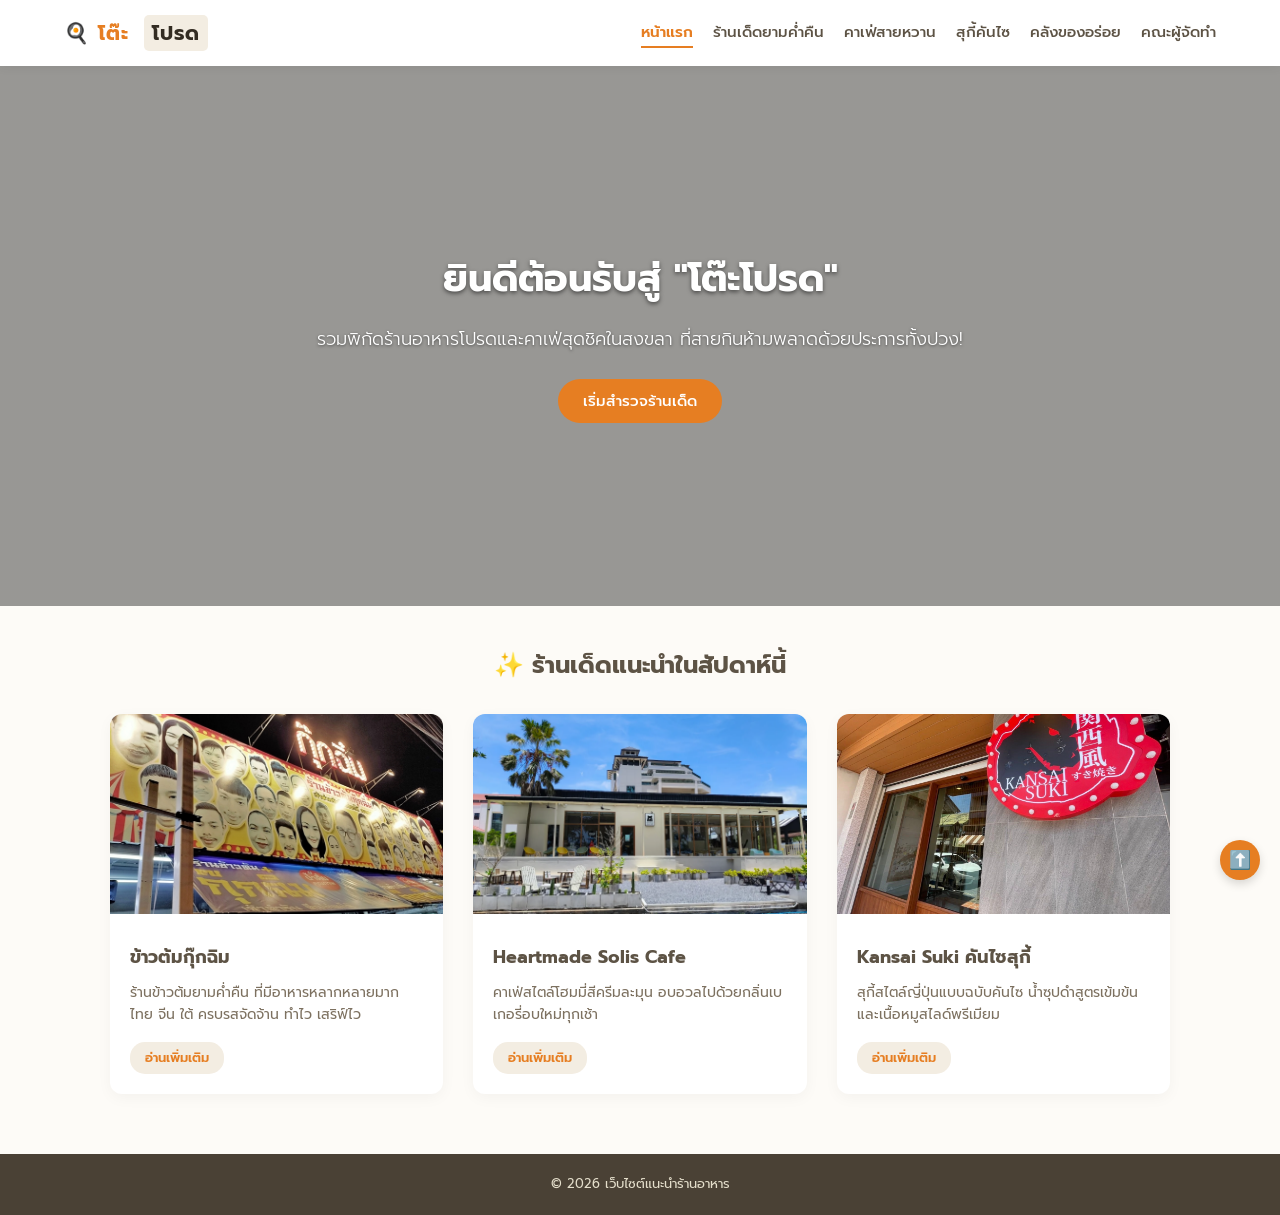
<file: index.html>
<!DOCTYPE html>
<html lang="th">
<head>
    <meta charset="UTF-8">
    <meta name="viewport" content="width=device-width, initial-scale=1.0">
    <title>หน้าแรก - โต๊ะโปรด</title>
    <link rel="stylesheet" href="style.css">
    <link rel="icon" href="https://fav.farm/🍳" />

</head>
<body>

    <a href="#" class="back-to-top">⬆️</a>

    <nav class="navbar">
        <a href="index.html" class="logo-link">
            <div class="logo">🍳 โต๊ะ<span>โปรด</span></div>
        </a>
        <ul class="nav-links">
            <li><a href="index.html" class="active">หน้าแรก</a></li>
            <li><a href="restaurant1.html">ร้านเด็ดยามค่ำคืน</a></li>
            <li><a href="restaurant2.html">คาเฟ่สายหวาน</a></li>
            <li><a href="restaurant3.html">สุกี้คันไซ</a></li>
            <li><a href="gallery.html">คลังของอร่อย</a></li>
            <li><a href="contact.html">คณะผู้จัดทำ</a></li>
        </ul>
    </nav>

    <header class="hero-section">
        <div class="hero-content">
            <h1>ยินดีต้อนรับสู่ "โต๊ะโปรด"</h1>
            <p>รวมพิกัดร้านอาหารโปรดและคาเฟ่สุดชิคในสงขลา ที่สายกินห้ามพลาดด้วยประการทั้งปวง!</p>
            <a href="restaurant1.html" class="btn">เริ่มสำรวจร้านเด็ด</a>
        </div>
    </header>

    <main class="container">
        <h2 class="section-title">✨ ร้านเด็ดแนะนำในสัปดาห์นี้</h2>
        <div class="featured-grid">
            
            <div class="restaurant-card">
                <img src="gusem.jpg" alt="ข้าวต้มกุ๊กฉิม">
                <div class="card-body">
                    <h3>ข้าวต้มกุ๊กฉิม</h3>
                    <p>ร้านข้าวต้มยามค่ำคืน ที่มีอาหารหลากหลายมาก ไทย จีน ใต้ ครบรสจัดจ้าน ทำไว เสริฟ์ไว</p>
                    <a href="restaurant1.html" class="btn-sm">อ่านเพิ่มเติม</a>
                </div>
            </div>

            <div class="restaurant-card">
                <img src="soliscafe.webp" alt="Heartmade Solis Cafe">
                <div class="card-body">
                    <h3>Heartmade Solis Cafe</h3>
                    <p>คาเฟ่สไตล์โฮมมี่สีครีมละมุน อบอวลไปด้วยกลิ่นเบเกอรี่อบใหม่ทุกเช้า</p>
                    <a href="restaurant2.html" class="btn-sm">อ่านเพิ่มเติม</a>
                </div>
            </div>

            <div class="restaurant-card">
                <img src="Kansai.png" alt="สุกี้คันไซ">
                <div class="card-body">
                    <h3>Kansai Suki คันไซสุกี้</h3>
                    <p>สุกี้สไตล์ญี่ปุ่นแบบฉบับคันไซ น้ำซุปดำสูตรเข้มข้น และเนื้อหมูสไลด์พรีเมียม</p>
                    <a href="restaurant3.html" class="btn-sm">อ่านเพิ่มเติม</a>
                </div>
            </div>

        </div>
    </main>

    <footer>
        <p>© 2026 เว็บไซต์แนะนำร้านอาหาร</p>
    </footer>

</body>
</html>
</file>
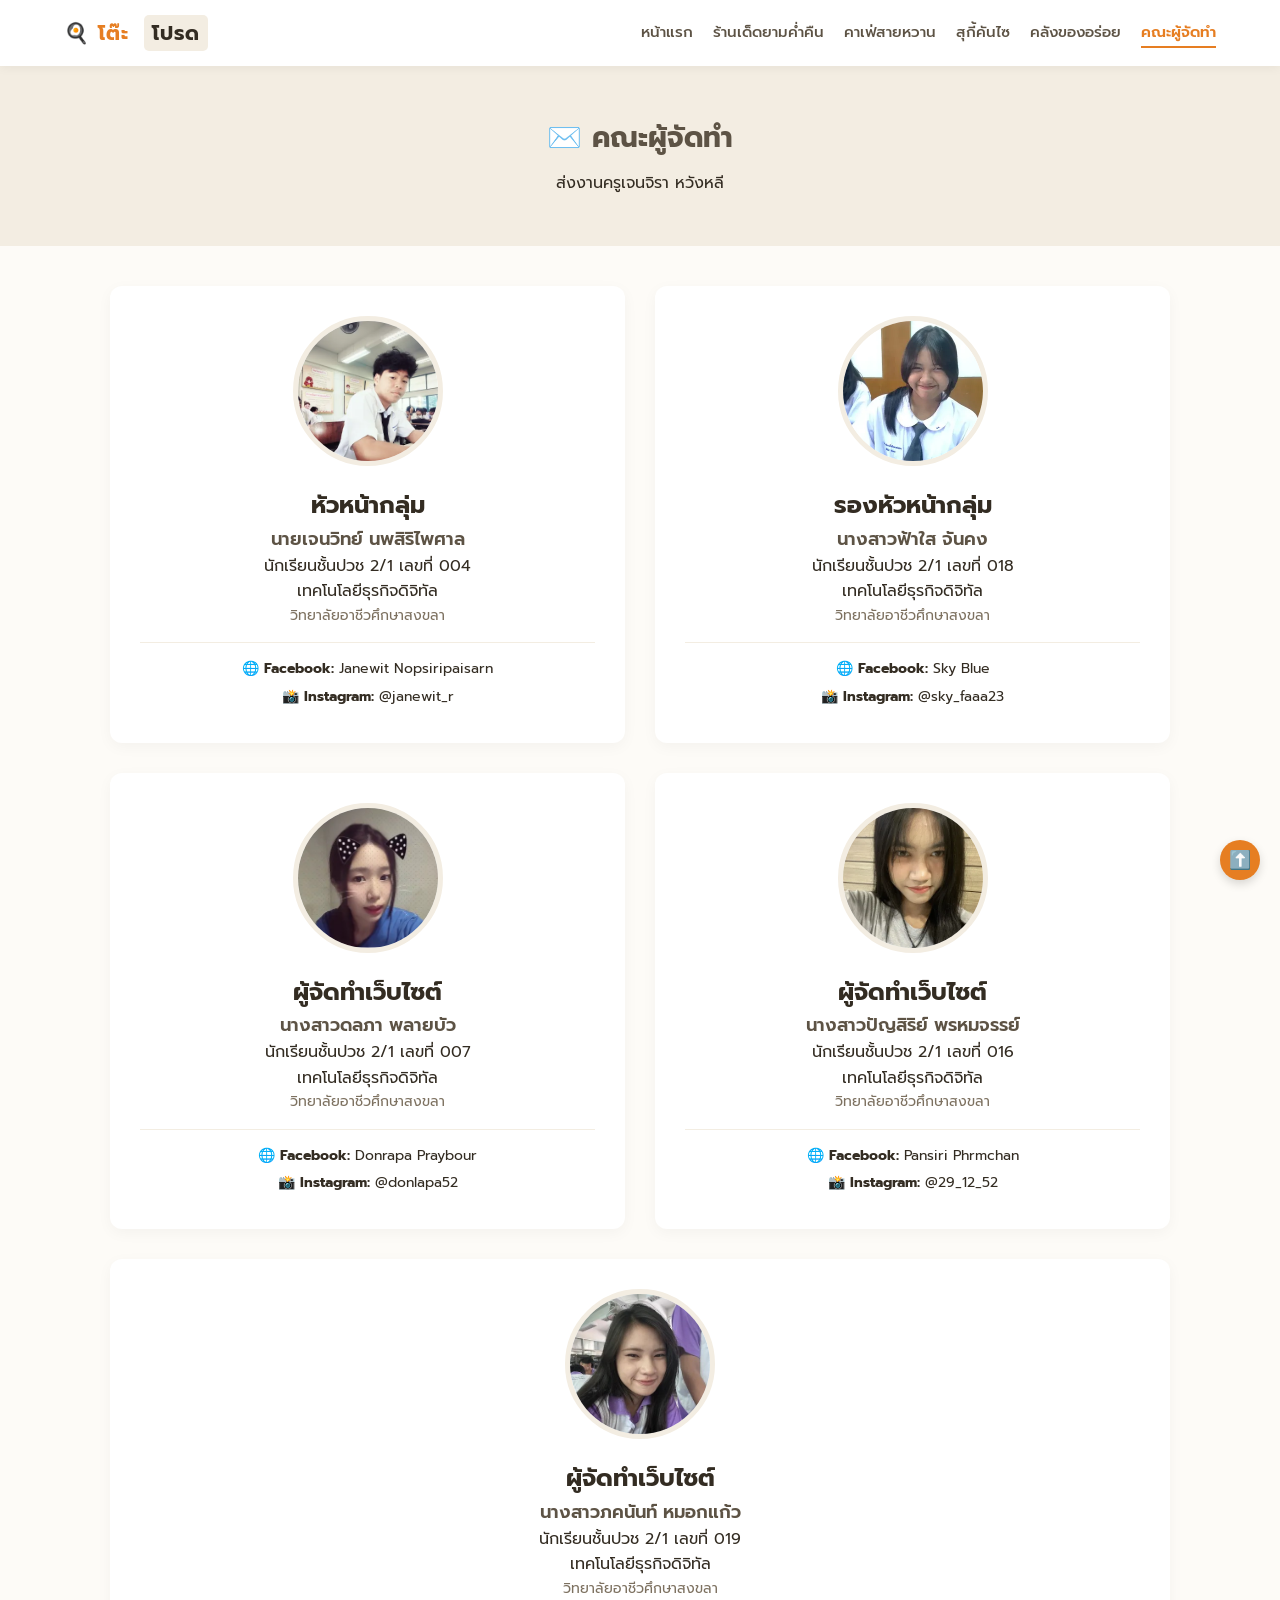
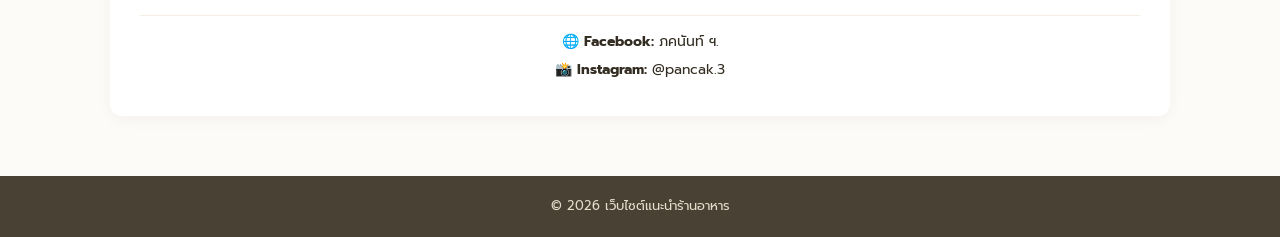
<file: contact.html>
<!DOCTYPE html>
<html lang="th">
<head>
    <meta charset="UTF-8">
    <meta name="viewport" content="width=device-width, initial-scale=1.0">
    <title>ติดต่อเรา - โต๊ะโปรด</title>
    <link rel="stylesheet" href="style.css">
    <link rel="icon" href="https://fav.farm/🍳" />

</head>
<body>

    <a href="#" class="back-to-top">⬆️</a>
    
    <nav class="navbar">
        <a href="index.html" class="logo-link">
            <div class="logo">🍳 โต๊ะ<span>โปรด</span></div>
        </a>
        <ul class="nav-links">
            <li><a href="index.html">หน้าแรก</a></li>
            <li><a href="restaurant1.html">ร้านเด็ดยามค่ำคืน</a></li>
            <li><a href="restaurant2.html">คาเฟ่สายหวาน</a></li>
            <li><a href="restaurant3.html">สุกี้คันไซ</a></li>
            <li><a href="gallery.html">คลังของอร่อย</a></li>
            <li><a href="contact.html" class="active">คณะผู้จัดทำ</a></li>
        </ul>
    </nav>

    <header class="page-title-section">
        <h1>✉️ คณะผู้จัดทำ</h1>
        <p>ส่งงานครูเจนจิรา หวังหลี</p>
    </header>

    <main class="container contact-container">
        
        <div class="creator-info card">
            <div class="creator-avatar">
                <img src="photojane.webp" alt="ผู้จัดทำ">
            </div>
            <h2>หัวหน้ากลุ่ม</h2>
            <p class="creator-name">นายเจนวิทย์ นพสิริไพศาล</p>
            <p>นักเรียนชั้นปวช 2/1 เลขที่ 004</p>
            <p>เทคโนโลยีธุรกิจดิจิทัล</p>
            <p class="creator-school">วิทยาลัยอาชีวศึกษาสงขลา</p>
            <hr>
            <div class="social-links">
                <p>🌐 <strong>Facebook:</strong> Janewit Nopsiripaisarn</p>
                <p>📸 <strong>Instagram:</strong> @janewit_r</p>
            </div>
        </div>

        <div class="creator-info card">
            <div class="creator-avatar">
                <img src="photosky.webp" alt="ผู้จัดทำ">
            </div>
            <h2>รองหัวหน้ากลุ่ม</h2>
            <p class="creator-name">นางสาวฟ้าใส จันคง</p>
            <p>นักเรียนชั้นปวช 2/1 เลขที่ 018</p>
            <p>เทคโนโลยีธุรกิจดิจิทัล</p>
            <p class="creator-school">วิทยาลัยอาชีวศึกษาสงขลา</p>
            <hr>
            <div class="social-links">
                <p>🌐 <strong>Facebook:</strong> Sky Blue</p>
                <p>📸 <strong>Instagram:</strong> @sky_faaa23</p>
            </div>
        </div>

        <div class="creator-info card">
            <div class="creator-avatar">
                <img src="photofren.jpg" alt="ผู้จัดทำ">
            </div>
            <h2>ผู้จัดทำเว็บไซต์</h2>
            <p class="creator-name">นางสาวดลภา พลายบัว</p>
            <p>นักเรียนชั้นปวช 2/1 เลขที่ 007</p>
            <p>เทคโนโลยีธุรกิจดิจิทัล</p>
            <p class="creator-school">วิทยาลัยอาชีวศึกษาสงขลา</p>
            <hr>
            <div class="social-links">
                <p>🌐 <strong>Facebook:</strong> Donrapa Praybour</p>
                <p>📸 <strong>Instagram:</strong> @donlapa52</p>
            </div>
        </div>

        <div class="creator-info card">
            <div class="creator-avatar">
                <img src="photobrownie.webp" alt="ผู้จัดทำ">
            </div>
            <h2>ผู้จัดทำเว็บไซต์</h2>
            <p class="creator-name">นางสาวปัญสิริย์ พรหมจรรย์</p>
            <p>นักเรียนชั้นปวช 2/1 เลขที่ 016</p>
            <p>เทคโนโลยีธุรกิจดิจิทัล</p>
            <p class="creator-school">วิทยาลัยอาชีวศึกษาสงขลา</p>
            <hr>
            <div class="social-links">
                <p>🌐 <strong>Facebook:</strong> Pansiri Phrmchan</p>
                <p>📸 <strong>Instagram:</strong> @29_12_52</p>
            </div>
        </div>

        <div class="creator-info card">
            <div class="creator-avatar">
                <img src="photopan.jpg" alt="ผู้จัดทำ">
            </div>
            <h2>ผู้จัดทำเว็บไซต์</h2>
            <p class="creator-name">นางสาวภคนันท์ หมอกแก้ว</p>
            <p>นักเรียนชั้นปวช 2/1 เลขที่ 019</p>
            <p>เทคโนโลยีธุรกิจดิจิทัล</p>
            <p class="creator-school">วิทยาลัยอาชีวศึกษาสงขลา</p>
            <hr>
            <div class="social-links">
                <p>🌐 <strong>Facebook:</strong> ภคนันท์ ฯ.</p>
                <p>📸 <strong>Instagram:</strong> @pancak.3</p>
            </div>
        </div>

    </main>

    <footer>
        <p>© 2026 เว็บไซต์แนะนำร้านอาหาร</p>
    </footer>

</body>
</html>
</file>
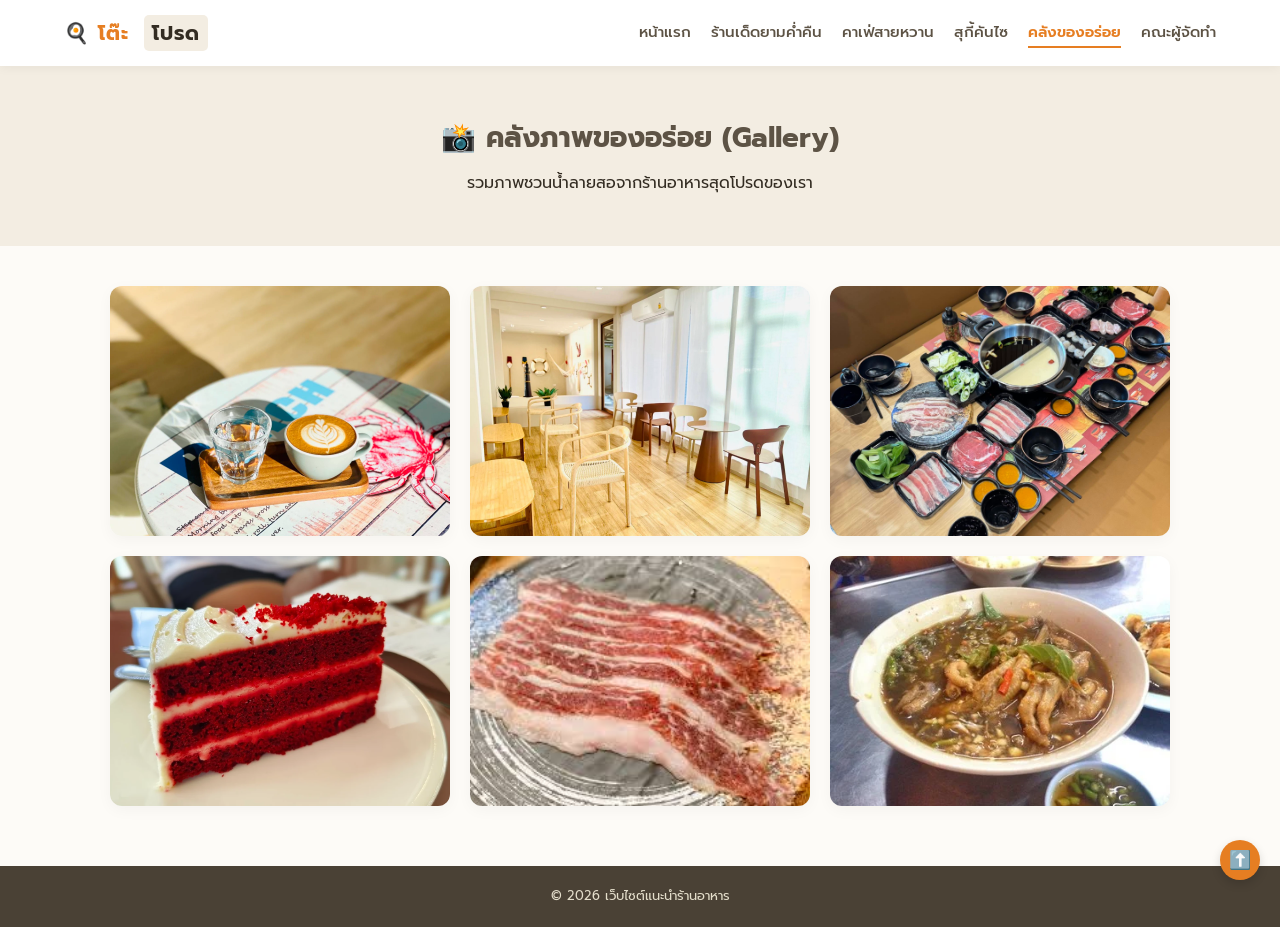
<file: gallery.html>
<!DOCTYPE html>
<html lang="th">
<head>
    <meta charset="UTF-8">
    <meta name="viewport" content="width=device-width, initial-scale=1.0">
    <title>คลังของอร่อย - โต๊ะโปรด</title>
    <link class="stylesheet" href="style.css">
    <link rel="stylesheet" href="style.css">
    <link rel="icon" href="https://fav.farm/🍳" />

</head>
<body>

    <a href="#" class="back-to-top">⬆️</a>
    
    <nav class="navbar">
        <a href="index.html" class="logo-link">
            <div class="logo">🍳 โต๊ะ<span>โปรด</span></div>
        </a>
        <ul class="nav-links">
            <li><a href="index.html">หน้าแรก</a></li>
            <li><a href="restaurant1.html">ร้านเด็ดยามค่ำคืน</a></li>
            <li><a href="restaurant2.html">คาเฟ่สายหวาน</a></li>
            <li><a href="restaurant3.html">สุกี้คันไซ</a></li>
            <li><a href="gallery.html" class="active">คลังของอร่อย</a></li>
            <li><a href="contact.html">คณะผู้จัดทำ</a></li>
        </ul>
    </nav>

    <header class="page-title-section">
        <h1>📸 คลังภาพของอร่อย (Gallery)</h1>
        <p>รวมภาพชวนน้ำลายสอจากร้านอาหารสุดโปรดของเรา</p>
    </header>

    <main class="container">
        <div class="gallery-grid">
            <div class="gallery-item card">
                <img src="cafe.webp" alt="กาแฟ">
                <div class="gallery-overlay"><span>กาแฟ</span></div>
            </div>
            <div class="gallery-item card">
                <img src="solisin.webp" alt="คาเฟ่">
                <div class="gallery-overlay"><span>บรรยากาศคาเฟ่</span></div>
            </div>
            <div class="gallery-item card">
                <img src="chabumix.jpg" alt="สุกี้">
                <div class="gallery-overlay"><span>สุกี้คันไซ</span></div>
            </div>
            <div class="gallery-item card">
                <img src="cake1.webp" alt="เค้ก">
                <div class="gallery-overlay"><span>ของทานเล่น</span></div>
            </div>
            <div class="gallery-item card">
                <img src="mu.jpg" alt="หมูสไลด์">
                <div class="gallery-overlay"><span>หมูสไลด์</span></div>
            </div>
            <div class="gallery-item card">
                <img src="suppertenkai.webp" alt="ซุปเปอร์ตีนไก่พะโล้">
                <div class="gallery-overlay"><span>ซุปเปอร์ตีนไก่พะโล้</span></div>
            </div>
        </div>
    </main>

    <footer>
        <p>© 2026 เว็บไซต์แนะนำร้านอาหาร</p>
    </footer>

</body>
</html>
</file>
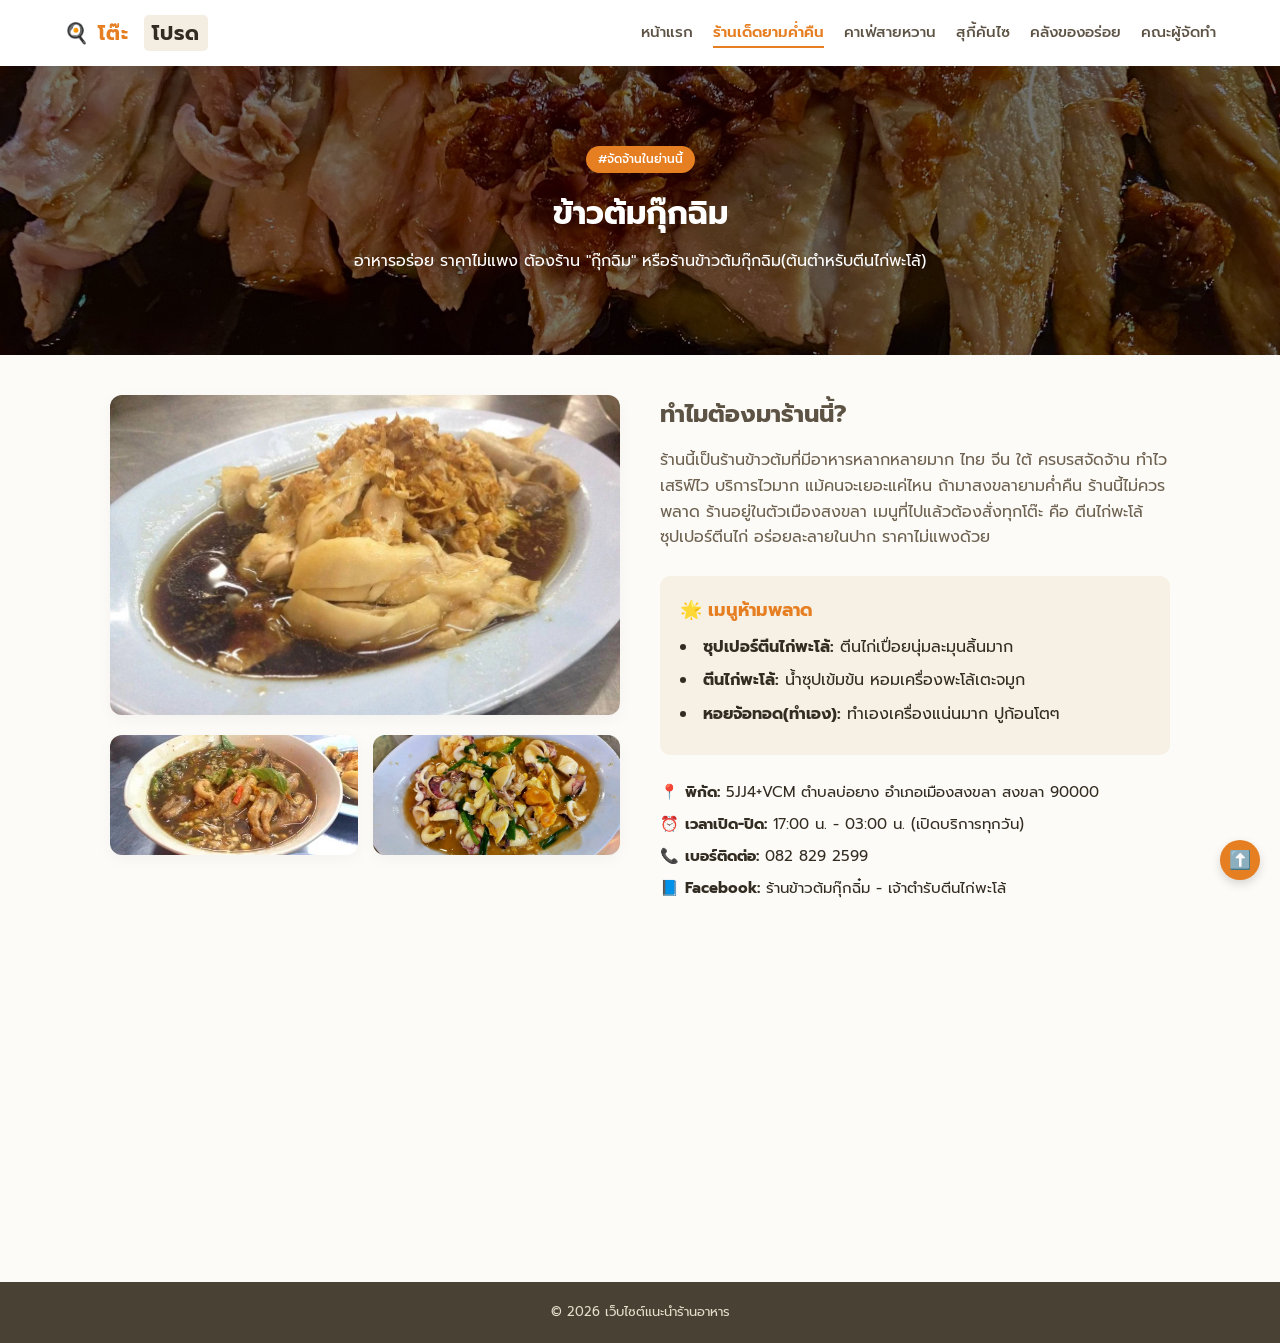
<file: restaurant1.html>
<!DOCTYPE html>
<html lang="th">
<head>
    <meta charset="UTF-8">
    <meta name="viewport" content="width=device-width, initial-scale=1.0">
    <title>ข้าวต้มกุ๊กฉิม - โต๊ะโปรด</title>
    <link rel="stylesheet" href="style.css">
    <link rel="icon" href="https://fav.farm/🍳" />

</head>
<body>

    <a href="#" class="back-to-top">⬆️</a>

    <nav class="navbar">
        <a href="index.html" class="logo-link">
            <div class="logo">🍳 โต๊ะ<span>โปรด</span></div>
        </a>
        <ul class="nav-links">
            <li><a href="index.html">หน้าแรก</a></li>
            <li><a href="restaurant1.html" class="active">ร้านเด็ดยามค่ำคืน</a></li>
            <li><a href="restaurant2.html">คาเฟ่สายหวาน</a></li>
            <li><a href="restaurant3.html">สุกี้คันไซ</a></li>
            <li><a href="gallery.html">คลังของอร่อย</a></li>
            <li><a href="contact.html">คณะผู้จัดทำ</a></li>
        </ul>
    </nav>

    <header class="restaurant-header header-savory">
        <div class="header-content">
            <span class="tag">#จัดจ้านในย่านนี้</span>
            <h1>ข้าวต้มกุ๊กฉิม</h1>
            <p>อาหารอร่อย ราคาไม่แพง ต้องร้าน "กุ๊กฉิม" หรือร้านข้าวต้มกุ๊กฉิม(ต้นตำหรับตีนไก่พะโล้)</p>
        </div>
    </header>

    <main class="container">
        <section class="restaurant-detail">
            <div class="detail-images">
                <div class="main-img card">
                    <img src="tenpad.webp" alt="ตีเป็ดพะโล้">
                </div>
                <div class="sub-images">
                    <div class="sub-img card"><img src="suppertenkai.webp" alt="ซุปเปอร์ตีนไก่"></div>
                    <div class="sub-img card"><img src="rommed.jpg" alt="ยำรวมมิตร"></div>
                </div>
            </div>

            <div class="detail-info">
                <h2>ทำไมต้องมาร้านนี้?</h2>
                <p class="review-text">
                    ร้านนี้เป็นร้านข้าวต้มที่มีอาหารหลากหลายมาก ไทย จีน ใต้ ครบรสจัดจ้าน ทำไว เสริฟ์ไว บริการไวมาก แม้คนจะเยอะแค่ไหน ถ้ามาสงขลายามค่ำคืน ร้านนี้ไม่ควรพลาด ร้านอยู่ในตัวเมืองสงขลา เมนูที่ไปแล้วต้องสั่งทุกโต๊ะ คือ ตีนไก่พะโล้ ซุปเปอร์ตีนไก่ อร่อยละลายในปาก ราคาไม่แพงด้วย
                </p>

                <div class="menu-highlight">
                    <h3>🌟 เมนูห้ามพลาด</h3>
                    <ul>
                        <li><strong>ซุปเปอร์ตีนไก่พะโล้:</strong> ตีนไก่เปื่อยนุ่มละมุนลิ้นมาก</li>
                        <li><strong>ตีนไก่พะโล้:</strong> น้ำซุปเข้มข้น หอมเครื่องพะโล้เตะจมูก</li>
                        <li><strong>หอยจ้อทอด(ทำเอง):</strong> ทำเองเครื่องแน่นมาก ปูก้อนโตๆ</li>
                    </ul>
                </div>

                <div class="meta-info">
                    <p>📍 <strong>พิกัด:</strong> 5JJ4+VCM ตำบลบ่อยาง อำเภอเมืองสงขลา สงขลา 90000</p>
                    <p>⏰ <strong>เวลาเปิด-ปิด:</strong> 17:00 น. - 03:00 น. (เปิดบริการทุกวัน)</p>
                    <p>📞 <strong>เบอร์ติดต่อ:</strong> 082 829 2599</p>
                    <p>📘 <strong>Facebook:</strong> ร้านข้าวต้มกุ๊กฉิ๋ม - เจ้าตำรับตีนไก่พะโล้</p>
                </div>
            </div>
        </section>
    </main>

    <iframe src="https://www.google.com/maps/embed?pb=!1m18!1m12!1m3!1d3618.327821616145!2d100.60346077456568!3d7.182209592822829!2m3!1f0!2f0!3f0!3m2!1i1024!2i768!4f13.1!3m3!1m2!1s0x304d32d9ad34add3%3A0xfe73fe0d02a1187a!2z4LiC4LmJ4Liy4Lin4LiV4LmJ4Lih4LiB4Li44LmK4LiB4LiJ4Li04Lih!5e1!3m2!1sth!2sth!4v1784217307031!5m2!1sth!2sth" width="600" height="450" style="border:0;" allowfullscreen="" loading="lazy" referrerpolicy="strict-origin-when-cross-origin"></iframe>

    <footer>
        <p>© 2026 เว็บไซต์แนะนำร้านอาหาร</p>
    </footer>

</body>
</html>
</file>
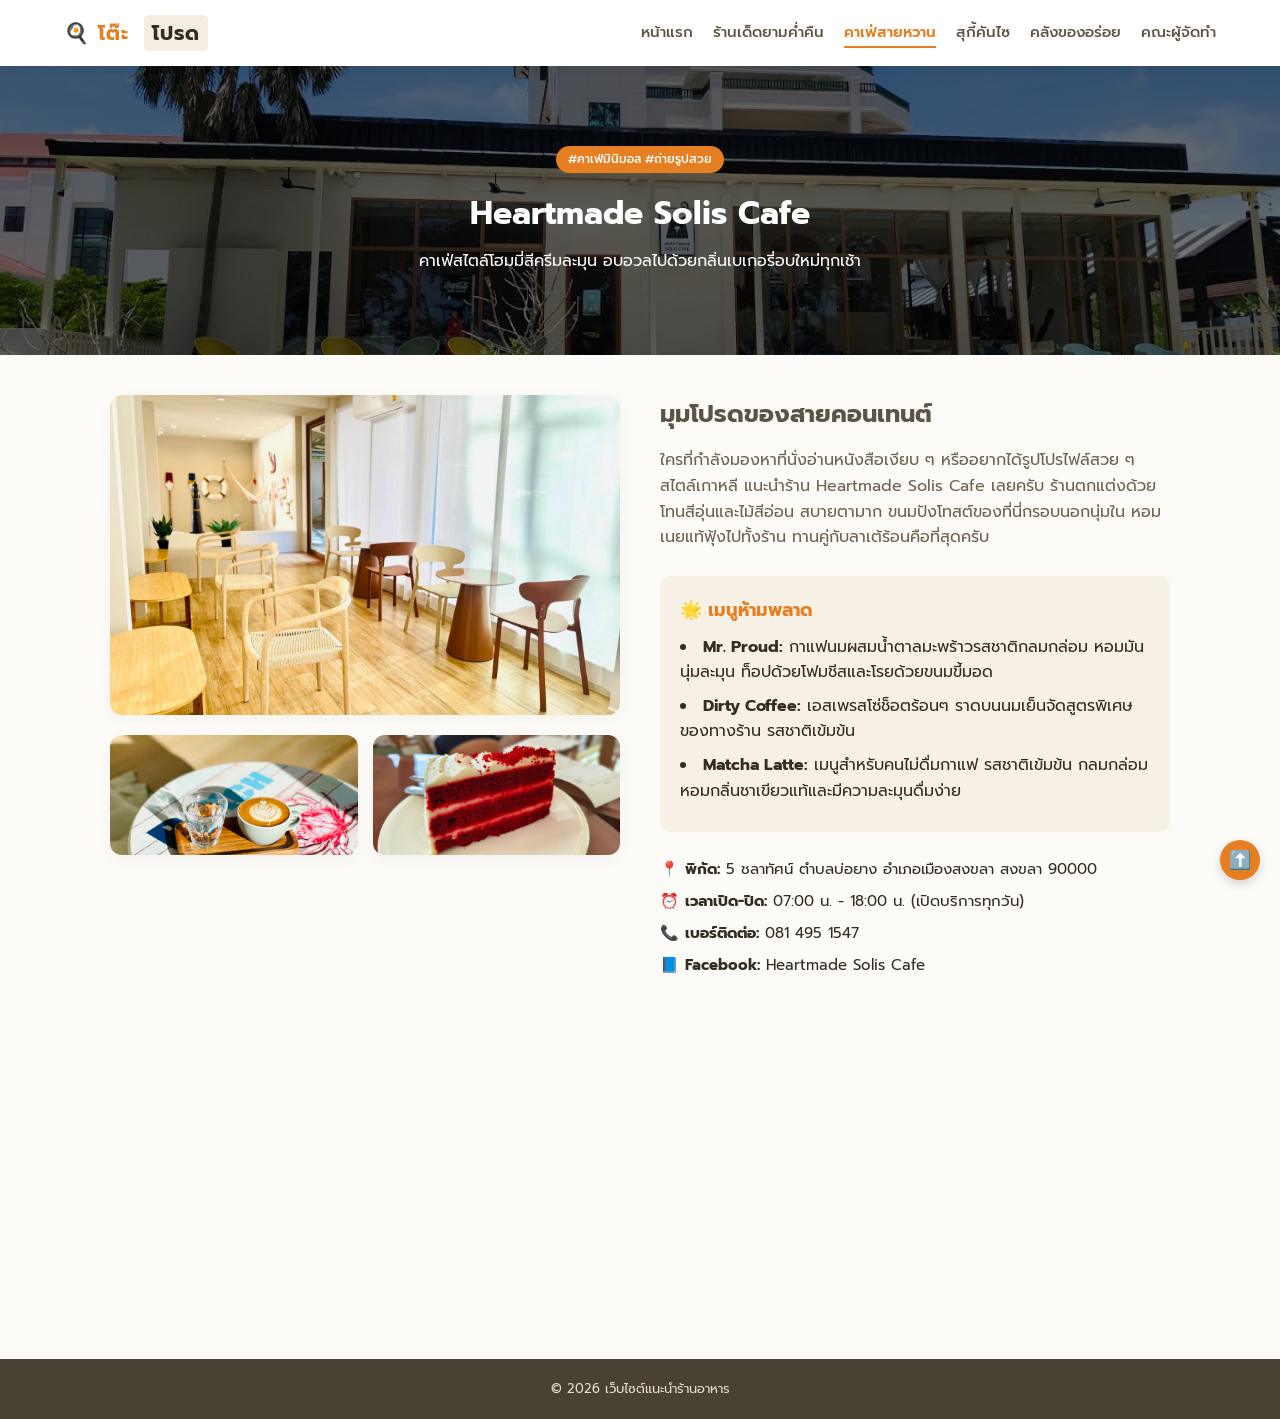
<file: restaurant2.html>
<!DOCTYPE html>
<html lang="th">
<head>
    <meta charset="UTF-8">
    <meta name="viewport" content="width=device-width, initial-scale=1.0">
    <title>Heartmade Solis Cafe - โต๊ะโปรด</title>
    <link rel="stylesheet" href="style.css">
    <link rel="icon" href="https://fav.farm/🍳" />

</head>
<body>

    <a href="#" class="back-to-top">⬆️</a>

    <nav class="navbar">
        <a href="index.html" class="logo-link">
            <div class="logo">🍳 โต๊ะ<span>โปรด</span></div>
        </a>
        <ul class="nav-links">
            <li><a href="index.html">หน้าแรก</a></li>
            <li><a href="restaurant1.html">ร้านเด็ดยามค่ำคืน</a></li>
            <li><a href="restaurant2.html" class="active">คาเฟ่สายหวาน</a></li>
            <li><a href="restaurant3.html">สุกี้คันไซ</a></li>
            <li><a href="gallery.html">คลังของอร่อย</a></li>
            <li><a href="contact.html">คณะผู้จัดทำ</a></li>
        </ul>
    </nav>

    <header class="restaurant-header header-sweet">
        <div class="header-content">
            <span class="tag">#คาเฟ่มินิมอล #ถ่ายรูปสวย</span>
            <h1>Heartmade Solis Cafe</h1>
            <p>คาเฟ่สไตล์โฮมมี่สีครีมละมุน อบอวลไปด้วยกลิ่นเบเกอรี่อบใหม่ทุกเช้า</p>
        </div>
    </header>

    <main class="container">
        <section class="restaurant-detail">
            <div class="detail-images">
                <div class="main-img card">
                    <img src="solisin.webp" alt="คาเฟ่มินิมอล">
                </div>
                <div class="sub-images">
                    <div class="sub-img card"><img src="cafe.webp" alt="กาแฟ"></div>
                    <div class="sub-img card"><img src="cake1.webp" alt="เค้ก"></div>
                </div>
            </div>

            <div class="detail-info">
                <h2>มุมโปรดของสายคอนเทนต์</h2>
                <p class="review-text">
                    ใครที่กำลังมองหาที่นั่งอ่านหนังสือเงียบ ๆ หรืออยากได้รูปโปรไฟล์สวย ๆ สไตล์เกาหลี แนะนำร้าน Heartmade Solis Cafe เลยครับ ร้านตกแต่งด้วยโทนสีอุ่นและไม้สีอ่อน สบายตามาก ขนมปังโทสต์ของที่นี่กรอบนอกนุ่มใน หอมเนยแท้ฟุ้งไปทั้งร้าน ทานคู่กับลาเต้ร้อนคือที่สุดครับ
                </p>

                <div class="menu-highlight">
                    <h3>🌟 เมนูห้ามพลาด</h3>
                    <ul>
                        <li><strong>Mr. Proud:</strong> กาแฟนมผสมน้ำตาลมะพร้าวรสชาติกลมกล่อม หอมมัน นุ่มละมุน ท็อปด้วยโฟมชีสและโรยด้วยขนมขี้มอด</li>
                        <li><strong>Dirty Coffee:</strong> เอสเพรสโซ่ช็อตร้อนๆ ราดบนนมเย็นจัดสูตรพิเศษของทางร้าน รสชาติเข้มข้น</li>
                        <li><strong>Matcha Latte:</strong>  เมนูสำหรับคนไม่ดื่มกาแฟ รสชาติเข้มข้น กลมกล่อม หอมกลิ่นชาเขียวแท้และมีความละมุนดื่มง่าย</li>
                    </ul>
                </div>

                <div class="meta-info">
                    <p>📍 <strong>พิกัด:</strong> 5 ชลาทัศน์ ตำบลบ่อยาง อำเภอเมืองสงขลา สงขลา 90000</p>
                    <p>⏰ <strong>เวลาเปิด-ปิด:</strong> 07:00 น. - 18:00 น. (เปิดบริการทุกวัน)</p>
                    <p>📞 <strong>เบอร์ติดต่อ:</strong> 081 495 1547</p>
                    <p>📘 <strong>Facebook:</strong> Heartmade Solis Cafe</p>
                </div>
            </div>
        </section>
    </main>

    <iframe src="https://www.google.com/maps/embed?pb=!1m18!1m12!1m3!1d3618.194977530807!2d100.60261277456581!3d7.198883492806525!2m3!1f0!2f0!3f0!3m2!1i1024!2i768!4f13.1!3m3!1m2!1s0x304d33b949028ca7%3A0x57289007bf5033fe!2sHeartmade%20Solis%20Cafe!5e1!3m2!1sth!2sth!4v1784219770436!5m2!1sth!2sth" width="600" height="450" style="border:0;" allowfullscreen="" loading="lazy" referrerpolicy="strict-origin-when-cross-origin"></iframe>

    <footer>
        <p>© 2026 เว็บไซต์แนะนำร้านอาหาร</p>
    </footer>

</body>
</html>
</file>
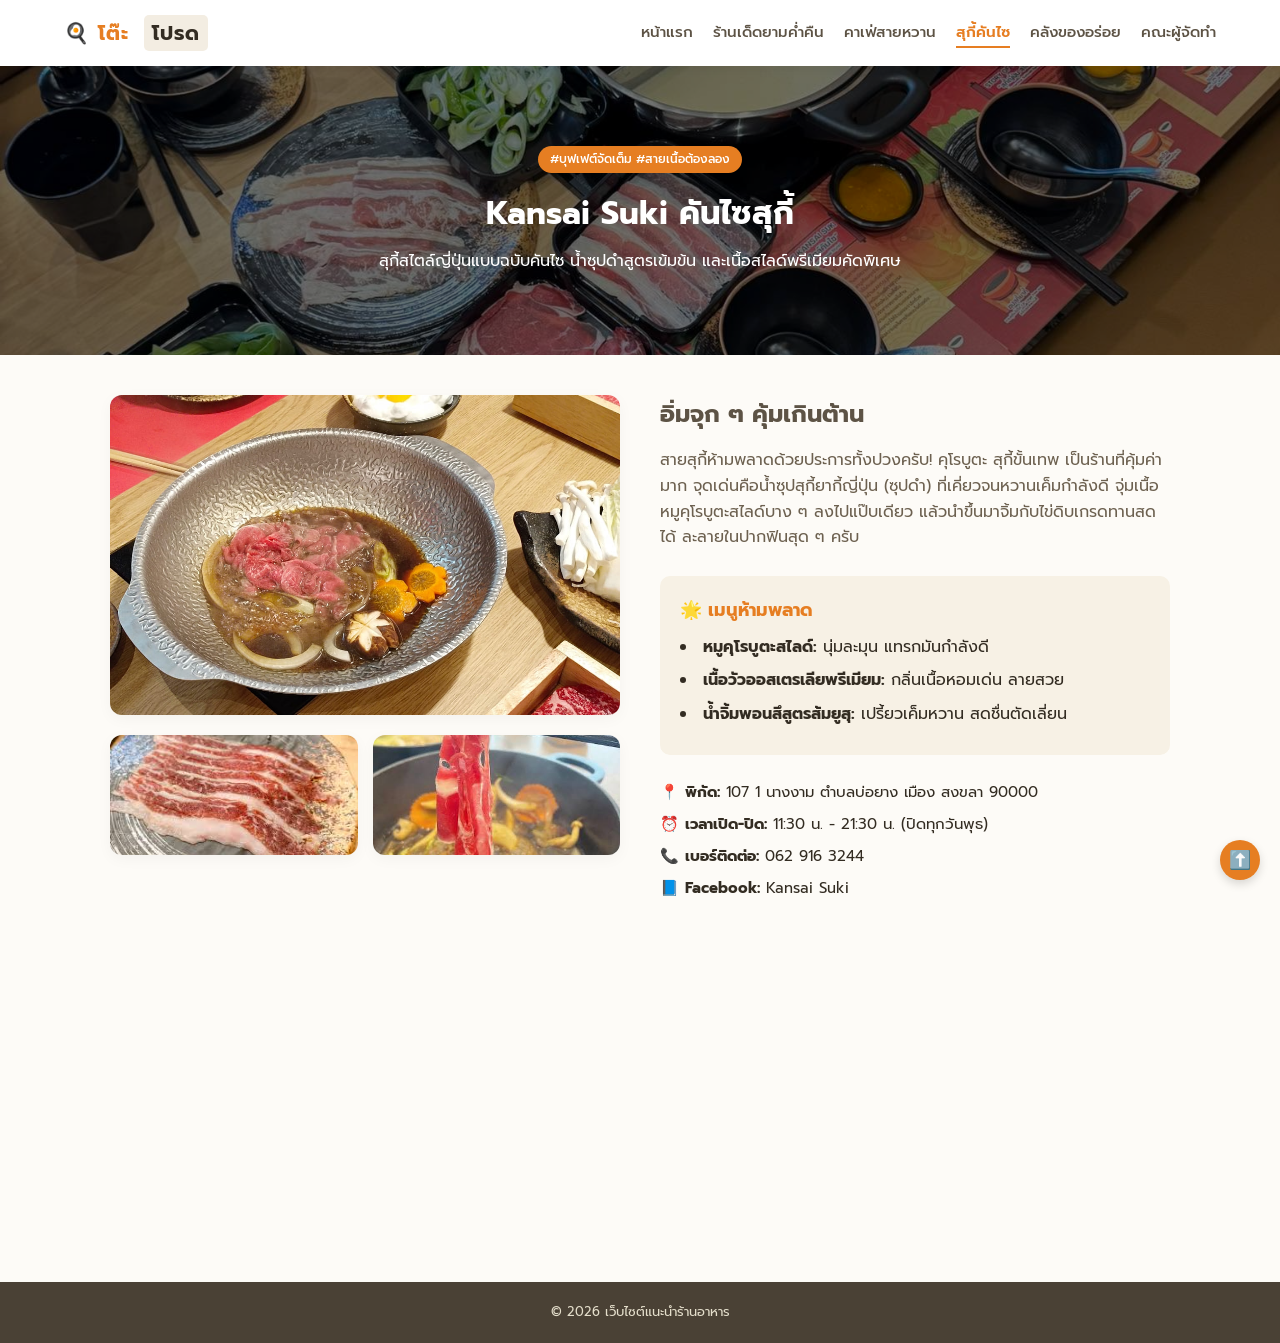
<file: restaurant3.html>
<!DOCTYPE html>
<html lang="th">
<head>
    <meta charset="UTF-8">
    <meta name="viewport" content="width=device-width, initial-scale=1.0">
    <title>Kansai Suki คันไซสุกี้ - โต๊ะโปรด</title>
    <link rel="stylesheet" href="style.css">
    <link rel="icon" href="https://fav.farm/🍳" />

</head>
<body>

    <a href="#" class="back-to-top">⬆️</a>
    
    <nav class="navbar">
        <a href="index.html" class="logo-link">
            <div class="logo">🍳 โต๊ะ<span>โปรด</span></div>
        </a>
        <ul class="nav-links">
            <li><a href="index.html">หน้าแรก</a></li>
            <li><a href="restaurant1.html">ร้านเด็ดยามค่ำคืน</a></li>
            <li><a href="restaurant2.html">คาเฟ่สายหวาน</a></li>
            <li><a href="restaurant3.html" class="active">สุกี้คันไซ</a></li>
            <li><a href="gallery.html">คลังของอร่อย</a></li>
            <li><a href="contact.html">คณะผู้จัดทำ</a></li>
        </ul>
    </nav>

    <header class="restaurant-header header-shabu">
        <div class="header-content">
            <span class="tag">#บุฟเฟต์จัดเต็ม #สายเนื้อต้องลอง</span>
            <h1>Kansai Suki คันไซสุกี้</h1>
            <p>สุกี้สไตล์ญี่ปุ่นแบบฉบับคันไซ น้ำซุปดำสูตรเข้มข้น และเนื้อสไลด์พรีเมียมคัดพิเศษ</p>
        </div>
    </header>

    <main class="container">
        <section class="restaurant-detail">
            <div class="detail-images">
                <div class="main-img card">
                    <img src="honomi.jpg" alt="สุกี้">
                </div>
                <div class="sub-images">
                    <div class="sub-img card"><img src="mu.jpg" alt="หมูสไลด์"></div>
                    <div class="sub-img card"><img src="chabu.jpg" alt="น้ำซุปชาบูน้ำดำร้อน ๆ"></div>
                </div>
            </div>

            <div class="detail-info">
                <h2>อิ่มจุก ๆ คุ้มเกินต้าน</h2>
                <p class="review-text">
                    สายสุกี้ห้ามพลาดด้วยประการทั้งปวงครับ! คุโรบูตะ สุกี้ขั้นเทพ เป็นร้านที่คุ้มค่ามาก จุดเด่นคือน้ำซุปสุกี้ยากี้ญี่ปุ่น (ซุปดำ) ที่เคี่ยวจนหวานเค็มกำลังดี จุ่มเนื้อหมูคุโรบูตะสไลด์บาง ๆ ลงไปแป๊บเดียว แล้วนำขึ้นมาจิ้มกับไข่ดิบเกรดทานสดได้ ละลายในปากฟินสุด ๆ ครับ
                </p>

                <div class="menu-highlight">
                    <h3>🌟 เมนูห้ามพลาด</h3>
                    <ul>
                        <li><strong>หมูคุโรบูตะสไลด์:</strong> นุ่มละมุน แทรกมันกำลังดี</li>
                        <li><strong>เนื้อวัวออสเตรเลียพรีเมียม:</strong> กลิ่นเนื้อหอมเด่น ลายสวย</li>
                        <li><strong>น้ำจิ้มพอนสึสูตรส้มยูสุ:</strong> เปรี้ยวเค็มหวาน สดชื่นตัดเลี่ยน</li>
                    </ul>
                </div>

                <div class="meta-info">
                    <p>📍 <strong>พิกัด:</strong> 107 1 นางงาม ตำบลบ่อยาง เมือง สงขลา 90000</p>
                    <p>⏰ <strong>เวลาเปิด-ปิด:</strong> 11:30 น. - 21:30 น. (ปิดทุกวันพุธ)</p>
                    <p>📞 <strong>เบอร์ติดต่อ:</strong> 062 916 3244</p>
                    <p>📘 <strong>Facebook:</strong> Kansai Suki</p>
                </div>
            </div>
        </section>
    </main>

    <iframe src="https://www.google.com/maps/embed?pb=!1m18!1m12!1m3!1d1279.2358093023183!2d100.59001827906272!3d7.195085728742203!2m3!1f0!2f0!3f0!3m2!1i1024!2i768!4f13.1!3m3!1m2!1s0x304d33facd21ebdb%3A0x88ae92c423f9774c!2zS2Fuc2FpIFN1a2kg4LiE4Lix4LiZ4LmE4LiL4Liq4Li44LiB4Li14LmJIOC4luC4meC4meC4meC4suC4h-C4h-C4suC4oQ!5e1!3m2!1sth!2sth!4v1785403781758!5m2!1sth!2sth" width="600" height="450" style="border:0;" allowfullscreen="" loading="lazy" referrerpolicy="strict-origin-when-cross-origin"></iframe>

    <footer>
        <p>© 2026 เว็บไซต์แนะนำร้านอาหาร</p>
    </footer>

</body>
</html>
</file>
<file: style.css>
/* ตั้งค่าเริ่มต้นและฟอนต์ (Google Fonts - Prompt) */
@import url('https://fonts.googleapis.com/css2?family=Prompt:wght@300;400;500;600;700&display=swap');

@keyframes fadeIn {
    from { opacity: 0; transform: translateY(10px); }
    to { opacity: 1; transform: translateY(0); }
}

main {
    animation: fadeIn 0.6s ease-out; /* หน้าเว็บจะค่อยๆโผล่ขึ้น */
}

*, *::before, *::after {
    box-sizing: border-box;
    margin: 0;
    padding: 0;
}

/* โลโก้ตรงแถบเมนู */
.logo {
    font-size: 24px;
    font-weight: 800; /* ตัวหนาพิเศษ */
    color: #e67e22;
    display: flex;
    align-items: center;
    gap: 10px; /* ระยะห่างระหว่างไอคอนกับตัวอักษร */
    letter-spacing: 1px;
    cursor: pointer;
    transition: transform 0.3s ease;
}

/* ลูกเล่นเมื่อเอาเมาส์ชี้โลโก้ ให้ขยายขึ้นนิดนึง */
.logo:hover {
    transform: scale(1.05);
}

/* แต่งเฉพาะคำว่า "โปรด" ให้เป็นอีกสีหนึ่ง (ถ้าต้องการ) */
.logo span {
    color: #332c22;
    background-color: #f3ede2;
    padding: 2px 8px;
    border-radius: 5px;
    margin-left: 5px;
}

.logo-link {
    text-decoration: none;
    display: inline-block;
}

body {
    font-family: 'Prompt', sans-serif;
    background-color: #fdfbf7;
    color: #332c22;
    line-height: 1.6;
}

/* สไตล์ Navigation Bar (เมนูนำทาง) */
.navbar {
    display: flex;
    justify-content: space-between;
    align-items: center;
    background-color: #ffffff;
    padding: 15px 5%;
    position: sticky;
    top: 0;
    z-index: 1000;
    box-shadow: 0 2px 10px rgba(0, 0, 0, 0.05);
}

.logo {
    font-size: 20px;
    font-weight: 700;
    color: #e67e22;
}

.nav-links {
    display: flex;
    list-style: none;
    gap: 20px;
}

.nav-links li a {
    text-decoration: none;
    color: #5d5345;
    font-weight: 500;
    font-size: 15px;
    position: relative;
    padding: 5px 0;
    transition: color 0.3s ease;
}

/* เอฟเฟกต์เส้นใต้เมนูเลื่อนตามเมาส์ชี้ */
.nav-links li a::after {
    content: '';
    position: absolute;
    width: 100%;
    transform: scaleX(0);
    height: 2px;
    bottom: 0;
    left: 0;
    background-color: #e67e22;
    transform-origin: bottom right;
    transition: transform 0.25s ease-out;
}

.nav-links li a:hover {
    color: #e67e22;
}

.nav-links li a:hover::after,
.nav-links li a.active::after {
    transform: scaleX(1);
    transform-origin: bottom left;
}

.nav-links li a.active {
    color: #e67e22;
    font-weight: 600;
}

/* สไตล์ส่วนหัวของเว็บ (Headers & Hero Section) */
.hero-section {
    background: linear-gradient(rgba(0,0,0,0.4), rgba(0,0,0,0.4)), 
                url('https://images.unsplash.com/photo-1504674900247-0877df9cc836?w=1600') no-repeat center center/cover;
    height: 60vh;
    display: flex;
    justify-content: center;
    align-items: center;
    text-align: center;
    color: #ffffff;
    padding: 0 20px;
}

.hero-content h1 {
    font-size: 38px;
    font-weight: 700;
    margin-bottom: 15px;
    text-shadow: 0 2px 4px rgba(0,0,0,0.5);
}

.hero-content p {
    font-size: 18px;
    margin-bottom: 25px;
    font-weight: 300;
    text-shadow: 0 1px 3px rgba(0,0,0,0.5);
}

/* ป้ายหัวเรื่องในหน้าร้านอาหารเดี่ยวๆ (Restaurant Headers) */
.restaurant-header {
    background-size: cover;
    background-position: center;
    padding: 80px 20px;
    text-align: center;
    color: #ffffff;
    position: relative;
}

.restaurant-header::before {
    content: '';
    position: absolute;
    top: 0; left: 0; right: 0; bottom: 0;
    background: rgba(0, 0, 0, 0.55);
}

.header-content {
    position: relative;
    z-index: 1;
    max-width: 800px;
    margin: 0 auto;
}

.header-content h1 {
    font-size: 32px;
    margin-bottom: 10px;
}

/* แยกพื้นหลังตามหน้าร้านค้า */
.header-savory {
    background-image: url('tenkai.jpeg');
}
.header-sweet {
    background-image: url('soliscafe.webp');
}
.header-shabu {
    background-image: url('chabumix.jpg');
}

.page-title-section {
    background-color: #f3ede2;
    padding: 50px 20px;
    text-align: center;
}

.page-title-section h1 {
    font-size: 28px;
    color: #5d5345;
    margin-bottom: 10px;
}

.tag {
    background-color: #e67e22;
    color: white;
    padding: 4px 12px;
    border-radius: 20px;
    font-size: 12px;
    font-weight: 500;
    display: inline-block;
    margin-bottom: 15px;
}

/* กล่องเนื้อหาและโครงสร้างหลัก (Layout) */
.container {
    max-width: 1100px;
    margin: 40px auto;
    padding: 0 20px;
}

.section-title {
    text-align: center;
    margin-bottom: 30px;
    font-size: 24px;
    color: #5d5345;
}

/* สไตล์การ์ดทั่วไป (Cards) */
.card {
    background: #ffffff;
    border-radius: 12px;
    overflow: hidden;
    box-shadow: 0 4px 15px rgba(0, 0, 0, 0.04);
    transition: transform 0.3s ease, box-shadow 0.3s ease;
}

.card:hover {
    transform: translateY(-5px);
    box-shadow: 0 10px 25px rgba(0, 0, 0, 0.08);
}

/* หน้าร้านอาหารเดี่ยว (Restaurant Detail Layout) */
.restaurant-detail {
    display: flex;
    flex-wrap: wrap; /* เพื่อให้เปิดในมือถือแล้วจัดแนวอัตโนมัติ */
    gap: 40px;
}

.detail-images {
    flex: 1 1 450px;
}

.main-img {
    width: 100%;
    height: 320px;
    margin-bottom: 20px;
}

.main-img img {
    width: 100%;
    height: 100%;
    object-fit: cover;
}

.sub-images {
    display: flex;
    gap: 15px;
}

.sub-img {
    flex: 1;
    height: 120px;
}

.sub-img img {
    width: 100%;
    height: 100%;
    object-fit: cover;
}

.detail-info {
    flex: 1 1 450px;
}

.detail-info h2 {
    font-size: 24px;
    color: #5d5345;
    margin-bottom: 15px;
}

.review-text {
    font-size: 16px;
    color: #6d6150;
    margin-bottom: 25px;
}

.menu-highlight {
    background-color: #f7f1e5;
    padding: 20px;
    border-radius: 10px;
    margin-bottom: 25px;
}

.menu-highlight h3 {
    font-size: 18px;
    color: #e67e22;
    margin-bottom: 10px;
}

.menu-highlight ul {
    list-style-position: inside;
}

.menu-highlight li {
    margin-bottom: 8px;
}

.meta-info p {
    margin-bottom: 8px;
    font-size: 15px;
}

/* สไตล์หน้าแรกกริต (Home Page Featured Grid) */
.featured-grid {
    display: grid;
    grid-template-columns: repeat(auto-fit, minmax(300px, 1fr));
    gap: 30px;
}

.restaurant-card {
    background: #ffffff;
    border-radius: 12px;
    overflow: hidden;
    box-shadow: 0 4px 15px rgba(0, 0, 0, 0.04);
    transition: transform 0.3s ease, box-shadow 0.3s ease;
}

.restaurant-card:hover {
    transform: translateY(-8px);
    box-shadow: 0 12px 30px rgba(230, 126, 34, 0.12);
}

.restaurant-card img {
    width: 100%;
    height: 200px;
    object-fit: cover;
}

.card-body {
    padding: 20px;
}

.card-body h3 {
    font-size: 18px;
    margin-bottom: 10px;
    color: #5d5345;
}

.card-body p {
    font-size: 14px;
    color: #7d7160;
    margin-bottom: 15px;
}

/* หน้าแกลเลอรีรูปภาพ (Gallery Grid Layout) */
.gallery-grid {
    display: grid;
    grid-template-columns: repeat(auto-fit, minmax(280px, 1fr));
    gap: 20px;
}

.gallery-item {
    position: relative;
    height: 250px;
    cursor: pointer;
}

.gallery-item img {
    width: 100%;
    height: 100%;
    object-fit: cover;
    transition: transform 0.3s ease;
}

.gallery-item:hover img {
    transform: scale(1.05);
}

.gallery-overlay {
    position: absolute;
    top: 0; left: 0; right: 0; bottom: 0;
    background: rgba(0,0,0,0.5);
    display: flex;
    justify-content: center;
    align-items: center;
    opacity: 0;
    transition: opacity 0.3s ease;
}

.gallery-item:hover .gallery-overlay {
    opacity: 1;
}

.gallery-overlay span {
    color: white;
    font-size: 16px;
    font-weight: 500;
}

/* หน้าติดต่อผู้จัดทำและฟอร์ม (Contact Form) */
.contact-container {
    display: flex;
    flex-wrap: wrap;
    gap: 30px;
}

.creator-info {
    flex: 1 1 350px;
    padding: 30px;
    text-align: center;
}

.creator-avatar {
    width: 150px;
    height: 150px;
    border-radius: 50%;
    overflow: hidden;
    margin: 0 auto 20px;
    border: 5px solid #f3ede2;
}

.creator-avatar img {
    width: 100%;
    height: 100%;
    object-fit: cover;
}

.creator-name {
    font-size: 18px;
    font-weight: 600;
    color: #5d5345;
}

.creator-school {
    font-size: 14px;
    color: #7d7160;
    margin-bottom: 15px;
}

.creator-info hr {
    border: none;
    height: 1px;
    background-color: #f3ede2;
    margin: 15px 0;
}

.social-links p {
    font-size: 14px;
    margin-bottom: 5px;
}

.contact-form-wrapper {
    flex: 2 1 500px;
    padding: 30px;
}

.contact-form-wrapper h2 {
    margin-bottom: 20px;
    color: #5d5345;
}

.contact-form {
    display: flex;
    flex-direction: column;
    gap: 15px;
}

.form-group {
    display: flex;
    flex-direction: column;
    gap: 5px;
}

.form-group label {
    font-size: 14px;
    font-weight: 500;
}

.form-group input,
.form-group textarea {
    padding: 10px;
    border: 1px solid #ddd2be;
    border-radius: 8px;
    font-family: 'Prompt', sans-serif;
    font-size: 14px;
    background-color: #fdfdfd;
}

.form-group input:focus,
.form-group textarea:focus {
    outline: none;
    border-color: #e67e22;
    box-shadow: 0 0 5px rgba(230, 126, 34, 0.2);
}

/* ปุ่มต่างๆ (Buttons) */
.btn {
    display: inline-block;
    background-color: #e67e22;
    color: #ffffff;
    padding: 10px 25px;
    border-radius: 25px;
    text-decoration: none;
    font-weight: 500;
    font-size: 15px;
    border: none;
    cursor: pointer;
    transition: all 0.2s ease;
}

.btn:hover {
    background-color: #d35400;
    transform: scale(1.03);
}

.btn-sm {
    display: inline-block;
    background-color: #f3ede2;
    color: #e67e22;
    padding: 6px 15px;
    border-radius: 15px;
    text-decoration: none;
    font-size: 13px;
    font-weight: 600;
    transition: all 0.2s ease;
}

.btn-sm:hover {
    background-color: #e67e22;
    color: white;
}

/* ส่วนท้ายเว็บ (Footer) */
footer {
    background-color: #4a4135;
    color: #e4decb;
    text-align: center;
    padding: 20px;
    margin-top: 60px;
    font-size: 13px;
}

/* สำหรับหน้าจอมือถือ (Responsive Settings) */
@media (max-width: 768px) {
    .navbar {
        flex-direction: column;
        gap: 15px;
        padding: 15px;
    }
    .nav-links {
        flex-wrap: wrap;
        justify-content: center;
        gap: 10px;
    }
    .hero-content h1 {
        font-size: 28px;
    }
    .hero-content p {
        font-size: 15px;
    }
}

.back-to-top {
    position: fixed;
    bottom: 20px;
    right: 20px;
    background-color: #e67e22;
    color: white;
    width: 40px;
    height: 40px;
    border-radius: 50%;
    text-align: center;
    line-height: 40px;
    text-decoration: none;
    font-size: 18px;
    box-shadow: 0 4px 10px rgba(0,0,0,0.15);
    transition: all 0.3s ease;
    z-index: 99;
}

.back-to-top:hover {
    background-color: #d35400;
    transform: translateY(-5px); /* ลอยขึ้นเมื่อเอาเมาส์ชี้ */
}

iframe {
    width: 100%;
    height: 250px;
    border-radius: 8px;
    border: none;
    margin-top: 15px;
}
</file>
